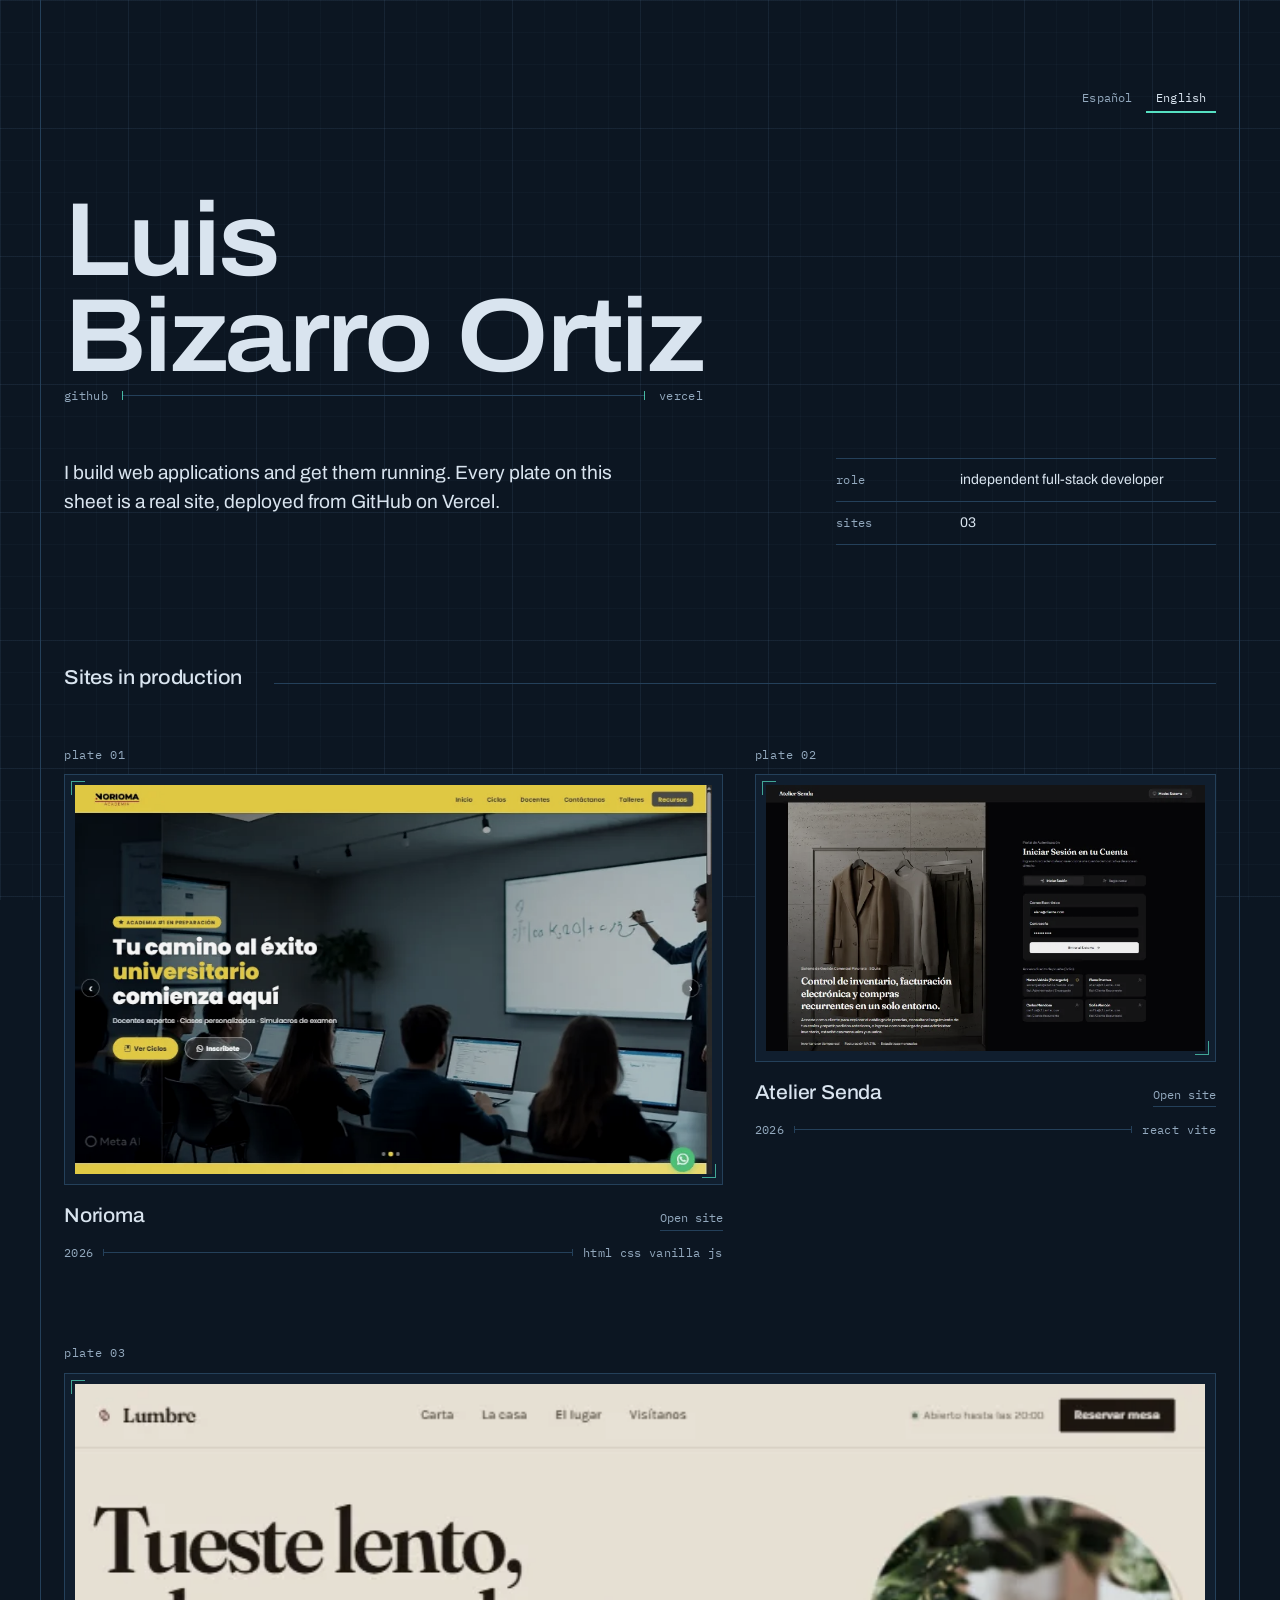
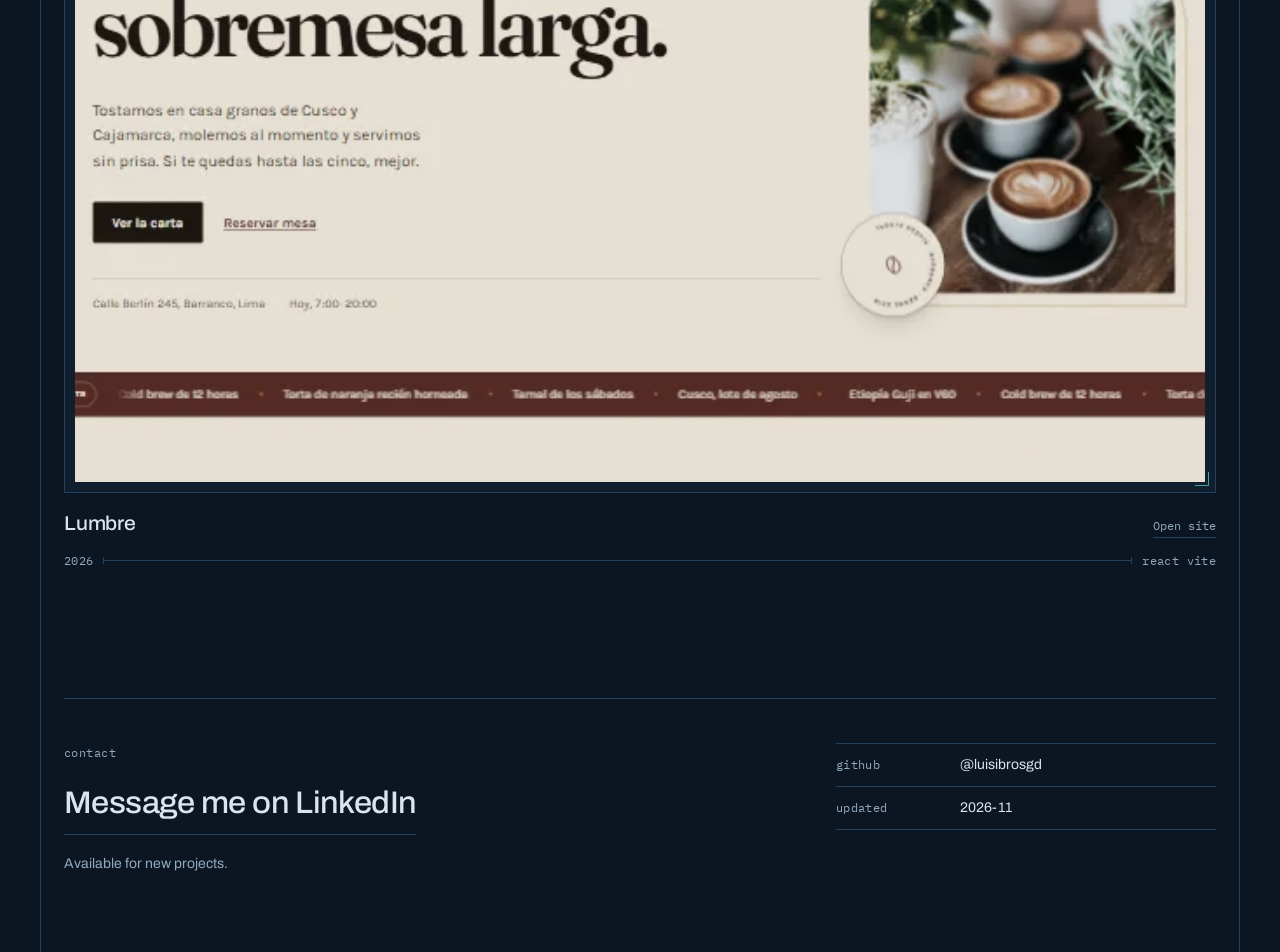
<file: index.html>
<!doctype html>
<html lang="es" class="no-js">
<head>
  <meta charset="utf-8">
  <meta name="viewport" content="width=device-width, initial-scale=1">
  <title>Luis Bizarro Ortiz — Portafolio</title>
  <meta name="description" content="Portafolio de Luis Bizarro Ortiz: aplicaciones web en producción, desplegadas desde GitHub en Vercel.">
  <meta name="theme-color" content="#0C1622">
  <meta property="og:type" content="website">
  <meta property="og:title" content="Luis Bizarro Ortiz — Portafolio">
  <meta property="og:description" content="Aplicaciones web en producción, desplegadas desde GitHub en Vercel.">
  <link rel="icon" href="assets/favicon.svg" type="image/svg+xml">
  <link rel="preconnect" href="https://fonts.googleapis.com">
  <link rel="preconnect" href="https://fonts.gstatic.com" crossorigin>
  <link rel="stylesheet" href="https://fonts.googleapis.com/css2?family=Archivo:wdth,wght@62..125,400..700&family=IBM+Plex+Mono:wght@400;500&display=swap">
  <link rel="stylesheet" href="styles.css">
  <script>document.documentElement.classList.replace('no-js', 'js');</script>
  <script src="main.js" defer></script>
</head>
<body>

  <a class="skip" href="#contenido" data-i18n="a11y.skip">Saltar al contenido</a>

  <div class="paper" aria-hidden="true"></div>

  <div class="sheet">
    <span class="axis axis--l" aria-hidden="true"></span>
    <span class="axis axis--r" aria-hidden="true"></span>

    <main id="contenido">

      <header class="hero">
        <div class="hero__bar">
          <div class="lang" role="group" aria-label="Idioma / Language">
            <button class="lang__btn" type="button" data-lang="es" aria-pressed="true" lang="es">Español</button>
            <button class="lang__btn" type="button" data-lang="en" aria-pressed="false" lang="en">English</button>
          </div>
        </div>

        <div class="nameplate">
          <h1 class="hero__name">Luis<br>Bizarro Ortiz</h1>

          <div class="measure" aria-hidden="true">
            <span class="measure__end">github</span>
            <span class="measure__rule"></span>
            <span class="measure__end">vercel</span>
          </div>
        </div>

        <div class="hero__body">
          <p class="hero__lede" data-i18n="hero.lede">Construyo aplicaciones web y las pongo a funcionar. Cada placa de esta hoja es un sitio real, desplegado desde GitHub en Vercel.</p>

          <dl class="specs">
            <div class="specs__row">
              <dt data-i18n="specs.role">rol</dt>
              <dd data-i18n="specs.roleValue">full-stack independiente</dd>
            </div>
            <div class="specs__row">
              <dt data-i18n="specs.sites">sitios</dt>
              <dd>03</dd>
            </div>
          </dl>
        </div>
      </header>

      <section class="work" id="trabajo" aria-labelledby="work-title">
        <div class="work__head">
          <h2 class="work__title" id="work-title" data-i18n="work.title">Sitios en producción</h2>
          <span class="work__rule" aria-hidden="true"></span>
        </div>

        <div class="plates">

          <article class="plate plate--wide">
            <span class="plate__no" data-i18n="plate1.no">placa 01</span>
            <div class="plate__shot">
              <img src="assets/proyectos/norioma-1600.webp"
                   srcset="assets/proyectos/norioma-800.webp 800w,
                           assets/proyectos/norioma-1600.webp 1600w"
                   sizes="(min-width: 900px) 760px, 100vw"
                   width="1600" height="1000"
                   alt="Portada de Norioma, academia preuniversitaria" data-i18n-alt="plate1.alt"
                   fetchpriority="high" decoding="async">
            </div>
            <div class="plate__foot">
              <h3 class="plate__title">
                <a href="https://web-norioma.vercel.app/index.html" target="_blank" rel="noopener">
                  Norioma<span class="visually-hidden">, html, css, vanilla js, 2026</span><span class="visually-hidden" data-i18n="common.newTab"> (abre en una pestaña nueva)</span>
                </a>
              </h3>
              <span class="plate__action" aria-hidden="true" data-i18n="common.open">Abrir sitio</span>
            </div>
            <p class="plate__dim" aria-hidden="true">
              <span>2026</span>
              <span class="plate__dim-line"></span>
              <span>html css vanilla js</span>
            </p>
          </article>

          <article class="plate plate--narrow">
            <span class="plate__no" data-i18n="plate2.no">placa 02</span>
            <div class="plate__shot">
              <img src="assets/proyectos/atelier-senda-1600.webp"
                   srcset="assets/proyectos/atelier-senda-800.webp 800w,
                           assets/proyectos/atelier-senda-1600.webp 1600w"
                   sizes="(min-width: 900px) 760px, 100vw"
                   width="1600" height="1000"
                   alt="Portal de acceso de Atelier Senda, sistema de gestión comercial" data-i18n-alt="plate2.alt"
                   loading="lazy" decoding="async">
            </div>
            <div class="plate__foot">
              <h3 class="plate__title">
                <a href="https://ropagestionluisus.vercel.app/" target="_blank" rel="noopener">
                  Atelier Senda<span class="visually-hidden">, react, vite, 2026</span><span class="visually-hidden" data-i18n="common.newTab"> (abre en una pestaña nueva)</span>
                </a>
              </h3>
              <span class="plate__action" aria-hidden="true" data-i18n="common.open">Abrir sitio</span>
            </div>
            <p class="plate__dim" aria-hidden="true">
              <span>2026</span>
              <span class="plate__dim-line"></span>
              <span>react vite</span>
            </p>
          </article>

          <article class="plate">
            <span class="plate__no" data-i18n="plate3.no">placa 03</span>
            <div class="plate__shot">
              <img src="assets/proyectos/lumbre-1600.webp"
                   srcset="assets/proyectos/lumbre-800.webp 800w,
                           assets/proyectos/lumbre-1600.webp 1600w"
                   sizes="(min-width: 900px) 760px, 100vw"
                   width="1600" height="800"
                   alt="Portada de Lumbre, café de tueste propio en Barranco" data-i18n-alt="plate3.alt"
                   loading="lazy" decoding="async">
            </div>
            <div class="plate__foot">
              <h3 class="plate__title">
                <a href="https://cafe-web-iota-ashen.vercel.app/" target="_blank" rel="noopener">
                  Lumbre<span class="visually-hidden">, react, vite, 2026</span><span class="visually-hidden" data-i18n="common.newTab"> (abre en una pestaña nueva)</span>
                </a>
              </h3>
              <span class="plate__action" aria-hidden="true" data-i18n="common.open">Abrir sitio</span>
            </div>
            <p class="plate__dim" aria-hidden="true">
              <span>2026</span>
              <span class="plate__dim-line"></span>
              <span>react vite</span>
            </p>
          </article>

        </div>
      </section>

    </main>

    <footer class="colophon">
      <div class="colophon__main">
        <h2 class="colophon__title" data-i18n="contact.title">contacto</h2>
        <a class="colophon__cta" href="https://www.linkedin.com/in/luis-bizarro-ortiz/" target="_blank" rel="noopener">
          <span data-i18n="contact.cta">Escríbeme por LinkedIn</span><span class="visually-hidden" data-i18n="common.newTab"> (abre en una pestaña nueva)</span>
        </a>
        <p class="colophon__availability" data-i18n="contact.availability">Disponible para proyectos nuevos.</p>
      </div>

      <div class="colophon__meta">
        <dl class="specs">
          <div class="specs__row">
            <dt>github</dt>
            <dd><a href="https://github.com/luisibrosgd" target="_blank" rel="noopener">@luisibrosgd<span class="visually-hidden" data-i18n="common.newTab"> (abre en una pestaña nueva)</span></a></dd>
          </div>
          <div class="specs__row">
            <dt data-i18n="contact.updated">actualizado</dt>
            <dd>2026-11</dd>
          </div>
        </dl>
      </div>
    </footer>
  </div>

</body>
</html>
</file>
<file: styles.css>
/* ─────────────────────────────────────────────────────────────
   Portafolio — hoja de plano
   Tokens, retícula y composición. Sin frameworks, sin build.
   ───────────────────────────────────────────────────────────── */

:root {
  --ink-900: #0C1622;
  --ink-800: #101E2E;
  --line: #24405A;
  --grid-minor: rgba(122, 166, 208, .035);
  --grid-major: rgba(122, 166, 208, .07);
  --text: #D9E4EF;
  --text-dim: #93A9BE;
  --accent: #56E0C2;

  --page-pad: clamp(20px, 5vw, 72px);
  --max: 1440px;

  --t-xs: .75rem;
  --t-sm: .875rem;
  --t-base: 1rem;
  --t-md: 1.25rem;
  --t-lg: 1.5625rem;
  --t-xl: 1.953rem;

  --ease: cubic-bezier(.2, .7, .2, 1);
  --sans: "Archivo", "Helvetica Neue", Arial, sans-serif;
  --mono: "IBM Plex Mono", ui-monospace, SFMono-Regular, Menlo, monospace;
}

*,
*::before,
*::after {
  box-sizing: border-box;
}

html {
  background: var(--ink-900);
  -webkit-text-size-adjust: 100%;
}

body {
  margin: 0;
  min-height: 100vh;
  background: var(--ink-900);
  color: var(--text);
  font-family: var(--sans);
  font-size: var(--t-base);
  font-weight: 400;
  font-stretch: 100%;
  line-height: 1.6;
  -webkit-font-smoothing: antialiased;
  text-rendering: optimizeLegibility;
}

img {
  display: block;
  max-width: 100%;
}

a {
  color: inherit;
}

:focus-visible {
  outline: 2px solid var(--accent);
  outline-offset: 3px;
}

.visually-hidden {
  position: absolute;
  width: 1px;
  height: 1px;
  margin: -1px;
  padding: 0;
  overflow: hidden;
  clip-path: inset(50%);
  white-space: nowrap;
  border: 0;
}

/* ── Hoja: retícula de fondo ───────────────────────────────── */

.paper {
  position: fixed;
  inset: 0;
  z-index: 0;
  pointer-events: none;
  background-image:
    repeating-linear-gradient(to right, var(--grid-major) 0 1px, transparent 1px 128px),
    repeating-linear-gradient(to bottom, var(--grid-major) 0 1px, transparent 1px 128px),
    repeating-linear-gradient(to right, var(--grid-minor) 0 1px, transparent 1px 32px),
    repeating-linear-gradient(to bottom, var(--grid-minor) 0 1px, transparent 1px 32px);
}

.sheet {
  position: relative;
  z-index: 1;
  width: 100%;
  max-width: var(--max);
  margin-inline: auto;
  padding: clamp(28px, 5vw, 64px) var(--page-pad) clamp(40px, 6vw, 80px);
}

/* Márgenes de plano: se trazan una vez al cargar. */
.axis {
  position: absolute;
  top: 0;
  bottom: 0;
  width: 1px;
  background: var(--line);
  transform: scaleY(1);
  transform-origin: top;
  transition: transform 900ms var(--ease) 120ms;
  pointer-events: none;
}

.axis--l { left: calc(var(--page-pad) - 24px); }
.axis--r { right: calc(var(--page-pad) - 24px); }

html.js body:not(.is-ready) .axis { transform: scaleY(0); }

body.is-ready .axis--r { transition-delay: 260ms; }

/* ── Saltar al contenido ───────────────────────────────────── */

.skip {
  position: absolute;
  top: -80px;
  left: 16px;
  z-index: 10;
  padding: 10px 16px;
  background: var(--accent);
  color: var(--ink-900);
  font-family: var(--mono);
  font-size: var(--t-sm);
  font-weight: 500;
  text-decoration: none;
  transition: top .2s var(--ease);
}

.skip:focus {
  top: 16px;
}

/* ── Encabezado ────────────────────────────────────────────── */

.hero {
  display: flex;
  flex-direction: column;
  gap: clamp(20px, 3vw, 32px);
  padding-top: clamp(4px, 2vw, 20px);
}

.hero__bar {
  display: flex;
  justify-content: flex-end;
  margin-bottom: clamp(24px, 5vw, 48px);
}

.lang {
  display: flex;
  align-items: center;
  gap: 4px;
}

.lang__btn {
  appearance: none;
  padding: 6px 10px;
  border: 0;
  border-bottom: 2px solid transparent;
  background: none;
  color: var(--text-dim);
  font-family: var(--mono);
  font-size: var(--t-xs);
  letter-spacing: .01em;
  cursor: pointer;
  transition: color .2s var(--ease), border-color .2s var(--ease);
}

.lang__btn:hover { color: var(--text); }

.lang__btn[aria-pressed="true"] {
  color: var(--text);
  border-bottom-color: var(--accent);
}

html:not(.js) .lang { display: none; }

.nameplate {
  width: fit-content;
  max-width: 100%;
}

.hero__name {
  margin: 0;
  font-size: clamp(2.75rem, 8.5vw, 6.5rem);
  font-weight: 600;
  font-stretch: 112%;
  line-height: .92;
  letter-spacing: -.025em;
  text-wrap: balance;
}

/* Cota bajo el nombre: de GitHub a Vercel. */
.measure {
  display: flex;
  align-items: center;
  gap: 14px;
  margin-top: 2px;
  color: var(--text-dim);
  font-family: var(--mono);
  font-size: var(--t-xs);
  letter-spacing: .03em;
}

.measure__end { white-space: nowrap; }

.measure__rule {
  position: relative;
  flex: 1;
  height: 1px;
  background: var(--line);
  transform: scaleX(1);
  transform-origin: left;
  transition: transform 900ms var(--ease) 380ms;
}

.measure__rule::before,
.measure__rule::after {
  content: "";
  position: absolute;
  top: -4px;
  width: 1px;
  height: 9px;
  background: var(--accent);
  opacity: .8;
}

.measure__rule::before { left: 0; }
.measure__rule::after { right: 0; }

html.js body:not(.is-ready) .measure__rule { transform: scaleX(0); }

.hero__body {
  display: grid;
  grid-template-columns: minmax(0, 1fr) minmax(260px, 380px);
  gap: clamp(24px, 4vw, 64px);
  align-items: start;
  margin-top: clamp(8px, 2vw, 20px);
}

.hero__lede {
  margin: 0;
  max-width: 52ch;
  font-size: clamp(1.0625rem, 1.5vw, 1.25rem);
  line-height: 1.55;
}

/* Fichas del title block */
.specs {
  margin: 0;
  display: grid;
  border-top: 1px solid var(--line);
}

.specs__row {
  display: grid;
  grid-template-columns: 112px minmax(0, 1fr);
  gap: 12px;
  align-items: baseline;
  padding: 10px 0;
  border-bottom: 1px solid var(--line);
}

.specs dt {
  color: var(--text-dim);
  font-family: var(--mono);
  font-size: var(--t-xs);
  letter-spacing: .03em;
}

.specs dd {
  margin: 0;
  font-size: var(--t-sm);
}

.specs dd a {
  text-decoration: none;
  border-bottom: 1px solid transparent;
  transition: border-color .2s var(--ease), color .2s var(--ease);
}

.specs dd a:hover {
  color: var(--accent);
  border-bottom-color: var(--accent);
}

/* ── Sección de trabajo ────────────────────────────────────── */

.work {
  margin-top: clamp(56px, 9vw, 120px);
}

.work__head {
  display: flex;
  align-items: baseline;
  gap: clamp(16px, 3vw, 32px);
  margin-bottom: clamp(28px, 4vw, 48px);
}

.work__title {
  margin: 0;
  font-size: var(--t-md);
  font-weight: 500;
  font-stretch: 108%;
  letter-spacing: -.01em;
}

.work__rule {
  flex: 1;
  height: 1px;
  background: var(--line);
}

.plates {
  display: grid;
  grid-template-columns: repeat(12, minmax(0, 1fr));
  column-gap: clamp(20px, 2.5vw, 40px);
  row-gap: clamp(40px, 6vw, 80px);
}

.plate {
  position: relative;
  grid-column: span 12;
}

.plate__no {
  display: inline-block;
  margin-bottom: 10px;
  color: var(--text-dim);
  font-family: var(--mono);
  font-size: var(--t-xs);
  letter-spacing: .06em;
}

.plate__shot {
  position: relative;
  aspect-ratio: 16 / 10;
  padding: clamp(6px, .8vw, 10px);
  overflow: hidden;
  border: 1px solid var(--line);
  background: var(--ink-800);
}

/* Marcas de registro en dos esquinas opuestas. */
.plate__shot::before,
.plate__shot::after {
  content: "";
  position: absolute;
  z-index: 2;
  width: 14px;
  height: 14px;
  border: 0 solid var(--accent);
  opacity: .7;
  pointer-events: none;
}

.plate__shot::before {
  top: 6px;
  left: 6px;
  border-top-width: 1px;
  border-left-width: 1px;
}

.plate__shot::after {
  right: 6px;
  bottom: 6px;
  border-right-width: 1px;
  border-bottom-width: 1px;
}

.plate__shot img {
  width: 100%;
  height: 100%;
  object-fit: cover;
  object-position: top center;
  filter: grayscale(.35) contrast(1.03) brightness(.96);
  transition: filter 420ms var(--ease);
}

.plate:hover .plate__shot img,
.plate:focus-within .plate__shot img {
  filter: none;
}

.plate__foot {
  display: flex;
  justify-content: space-between;
  align-items: baseline;
  gap: 16px;
  margin-top: 14px;
}

.plate__title {
  margin: 0;
  font-size: var(--t-md);
  font-weight: 500;
  font-stretch: 105%;
  letter-spacing: -.01em;
}

.plate__title a {
  color: var(--text);
  text-decoration: none;
}

/* Toda la placa es el área del enlace. */
.plate__title a::after {
  content: "";
  position: absolute;
  inset: 0;
  z-index: 3;
}

.plate__action {
  padding-bottom: 2px;
  border-bottom: 1px solid var(--line);
  color: var(--text-dim);
  font-family: var(--mono);
  font-size: var(--t-xs);
  white-space: nowrap;
  transition: color .25s var(--ease), border-color .25s var(--ease);
}

.plate:hover .plate__action,
.plate:focus-within .plate__action {
  color: var(--accent);
  border-color: var(--accent);
}

/* Cota inferior: año de un extremo, stack del otro. */
.plate__dim {
  display: flex;
  align-items: center;
  gap: 10px;
  margin: 12px 0 0;
  color: var(--text-dim);
  font-family: var(--mono);
  font-size: var(--t-xs);
  letter-spacing: .03em;
  transition: opacity .3s var(--ease);
}

.plate__dim > span:not(.plate__dim-line) {
  white-space: nowrap;
}

.plate__dim-line {
  position: relative;
  flex: 1;
  height: 1px;
  background: var(--line);
}

.plate__dim-line::before,
.plate__dim-line::after {
  content: "";
  position: absolute;
  top: -3px;
  width: 1px;
  height: 7px;
  background: var(--line);
}

.plate__dim-line::before { left: 0; }
.plate__dim-line::after { right: 0; }

.plates[data-any] .plate:not([data-active]) .plate__dim { opacity: .45; }

/* ── Colofón ───────────────────────────────────────────────── */

.colophon {
  display: grid;
  grid-template-columns: minmax(0, 1fr) minmax(260px, 380px);
  gap: clamp(32px, 5vw, 72px);
  align-items: start;
  margin-top: clamp(64px, 10vw, 140px);
  padding-top: clamp(28px, 4vw, 44px);
  border-top: 1px solid var(--line);
}

.colophon__title {
  margin: 0 0 16px;
  color: var(--text-dim);
  font-family: var(--mono);
  font-size: var(--t-xs);
  font-weight: 400;
  letter-spacing: .04em;
}

.colophon__cta {
  display: inline-block;
  padding-bottom: 6px;
  border-bottom: 1px solid var(--line);
  font-size: clamp(1.375rem, 3vw, var(--t-xl));
  font-weight: 500;
  font-stretch: 104%;
  letter-spacing: -.02em;
  text-decoration: none;
  transition: color .2s var(--ease), border-color .2s var(--ease);
}

.colophon__cta:hover {
  color: var(--accent);
  border-bottom-color: var(--accent);
}

.colophon__availability {
  margin: 18px 0 0;
  max-width: 36ch;
  color: var(--text-dim);
  font-size: var(--t-sm);
}

/* ── Adaptación ────────────────────────────────────────────── */

@media (min-width: 900px) {
  .plate--wide { grid-column: span 7; }
  .plate--narrow { grid-column: span 5; }
}

@media (max-width: 1099px) {
  .hero__body { grid-template-columns: minmax(0, 1fr); }
  .colophon { grid-template-columns: minmax(0, 1fr); }
}

@media (max-width: 899px) {
  .axis { display: none; }
  .hero__name { font-stretch: 106%; }
}

@media (max-width: 560px) {
  .plate__foot {
    flex-direction: column;
    align-items: flex-start;
    gap: 8px;
  }

  .specs__row { grid-template-columns: 96px minmax(0, 1fr); }
  .hero__lede { font-size: var(--t-base); }
}

/* ── Movimiento reducido ──────────────────────────────────── */

@media (prefers-reduced-motion: reduce) {
  .axis,
  html.js body:not(.is-ready) .axis {
    transform: scaleY(1);
    transition: none;
  }

  .measure__rule,
  html.js body:not(.is-ready) .measure__rule {
    transform: scaleX(1);
    transition: none;
  }

  .plate__shot img,
  .plate__action,
  .lang__btn,
  .link {
    transition: none;
  }
}
</file>
